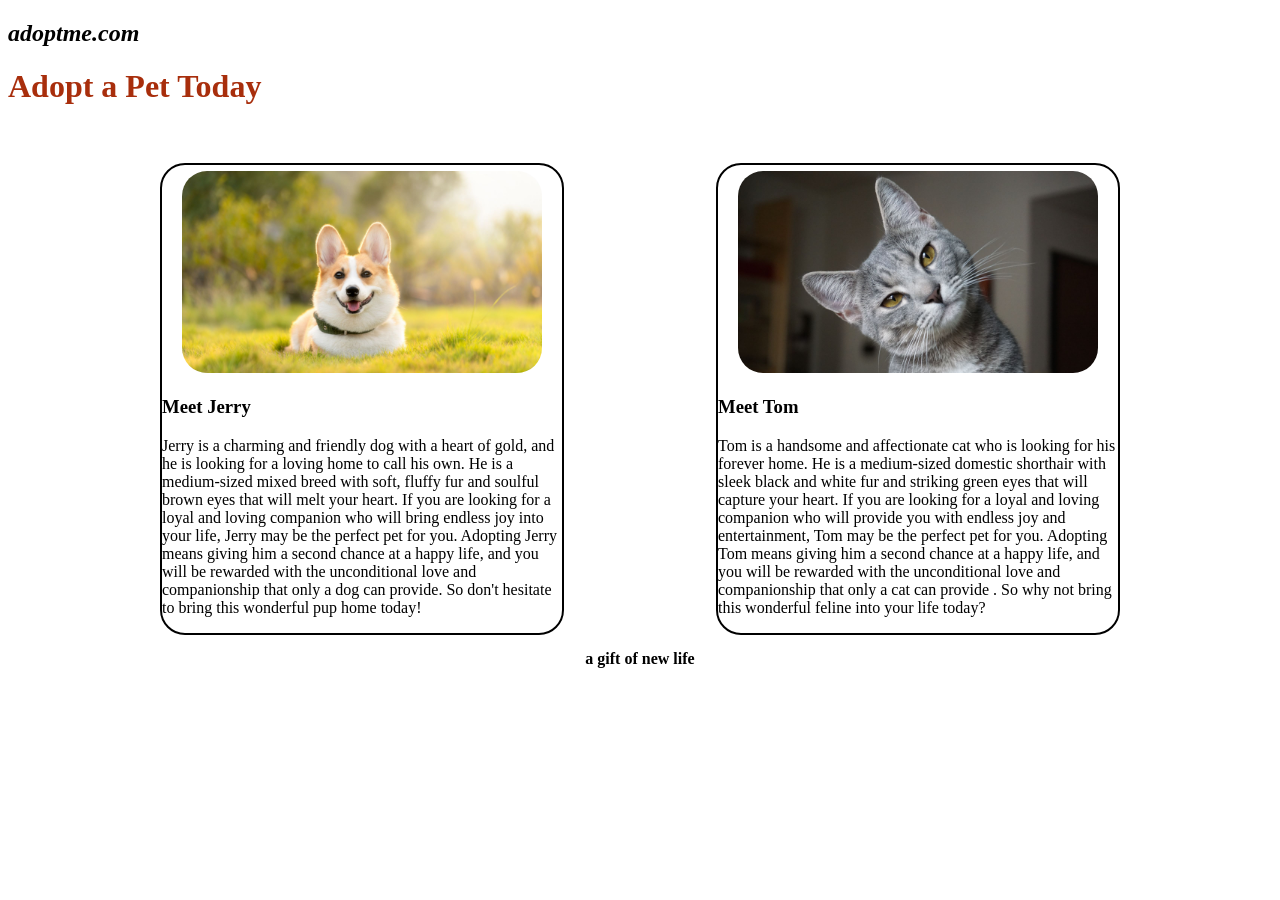
<file: adoptME/index.html>
<!DOCTYPE html>
<html lang="en">
<head>
    <meta charset="UTF-8">
    <meta name="viewport" content="width=device-width, initial-scale=1.0">
    <title> ADOPTION PAGE </title>
    <link rel="stylesheet" href="style.css">
</head>
<body>
    <h2><i>adoptme.com</i></h2>
    <h1>Adopt a <span>Pet</span> Today</h1>
    <br /><br />
    <div id="pets">
      <div class="card">
        <img src="dog.jpg" alt="jerry" />
        <h3>Meet Jerry</h3>
        <p>
          Jerry is a charming and friendly dog with a heart of gold, and he is
          looking for a loving home to call his own. He is a medium-sized mixed
          breed with soft, fluffy fur and soulful brown eyes that will melt your
          heart. If you are looking for a loyal and loving companion who will
          bring endless joy into your life, Jerry may be the perfect pet for
          you. Adopting Jerry means giving him a second chance at a happy life,
          and you will be rewarded with the unconditional love and companionship
          that only a dog can provide. So don't hesitate to bring this wonderful
          pup home today!
        </p>
      </div>
      <div class="card">
        <img src="cat.jpg" alt="tom" />
        <h3>Meet Tom</h3>
        <p>
          Tom is a handsome and affectionate cat who is looking for his forever
          home. He is a medium-sized domestic shorthair with sleek black and
          white fur and striking green eyes that will capture your heart. If you
          are looking for a loyal and loving companion who will provide you with
          endless joy and entertainment, Tom may be the perfect pet for you.
          Adopting Tom means giving him a second chance at a happy life, and you
          will be rewarded with the unconditional love and companionship that
          only a cat can provide . So why not bring this wonderful
          feline into your life today?
        </p>
      </div>
    </div>
    <h4>a gift of new life</h4>
</body>
</html>
</file>
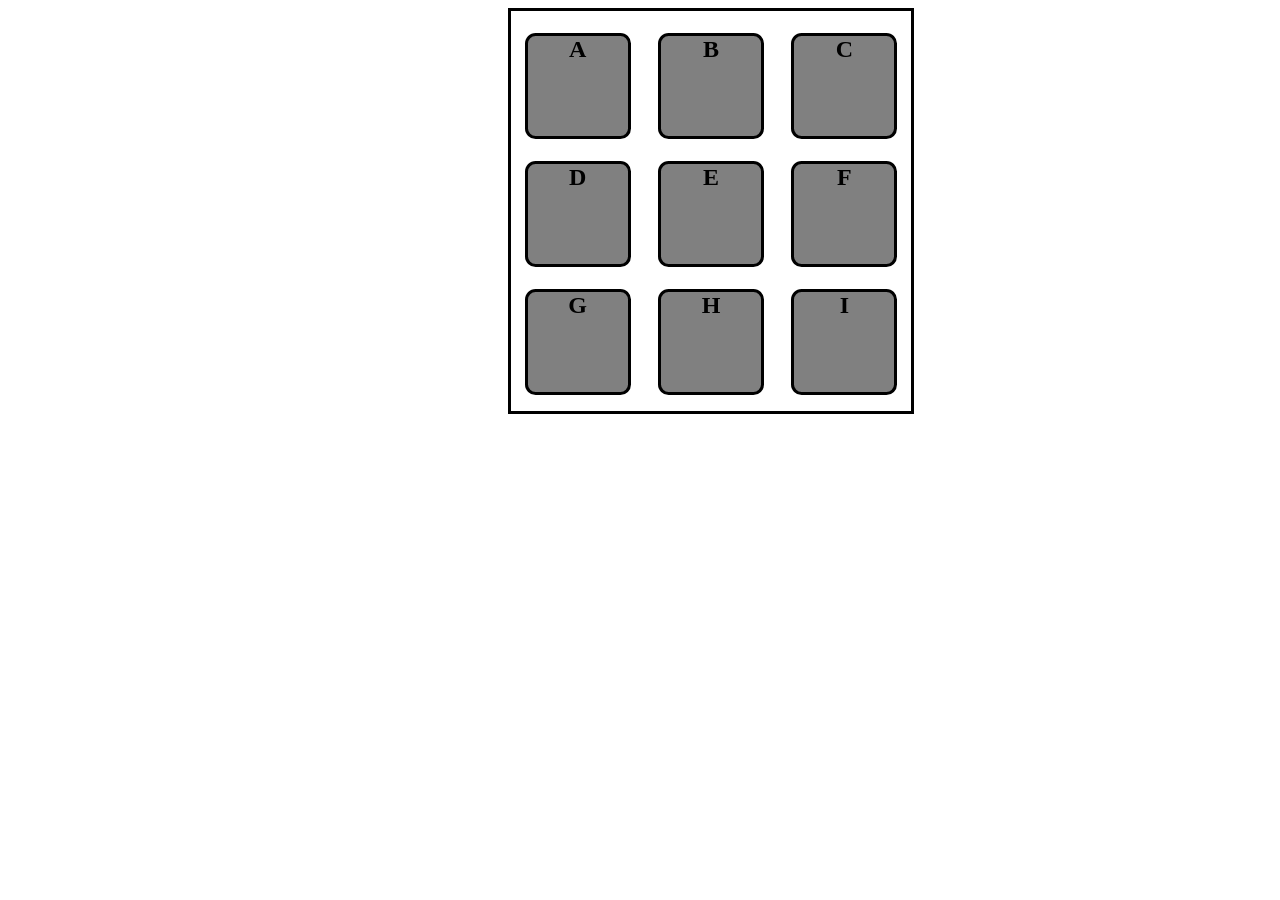
<file: alphabetFlex/index.html>
<!DOCTYPE html>
<html lang="en">
<head>
    <meta charset="UTF-8">
    <meta name="viewport" content="width=device-width, initial-scale=1.0">
    <title>alphaButtons</title>
    <link rel="stylesheet" href="style.css">
</head>
<body>
  <div id="container">
    
    <div class ="box">A</div>
    <div class ="box">B</div>
    <div class ="box">C</div>
    <div class ="box">D</div>
    <div class ="box">E</div>
    <div class ="box">F</div>
    <div class ="box">G</div>
    <div class ="box">H</div>
    <div class ="box">I</div>
    
</div>
</body>
</html>
</file>
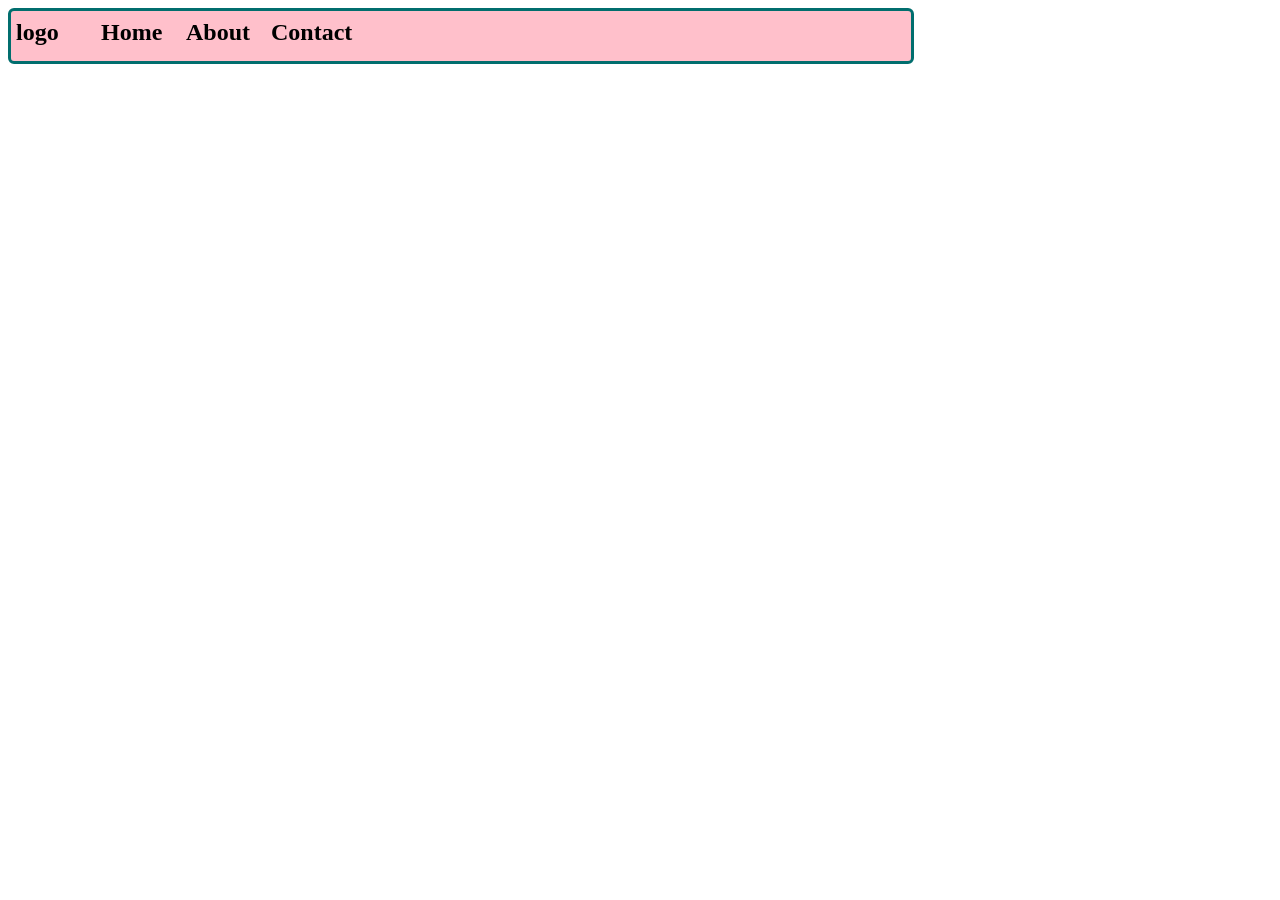
<file: navigationBar/index.html>
<!DOCTYPE html>
<html lang="en">
<head>
    <meta charset="UTF-8">
    <meta name="viewport" content="width=device-width, initial-scale=1.0">
    <title>navigation bar</title>
    <link rel="stylesheet" href="style.css">
</head>
<body>
    <div id="navBar">
    <div class = "title"> logo </div>
    <div class = "title"> Home </div>
    <div class = "title"> About </div>
    <div class = "title"> Contact </div>
    </div>


    
</body>
</html>
</file>
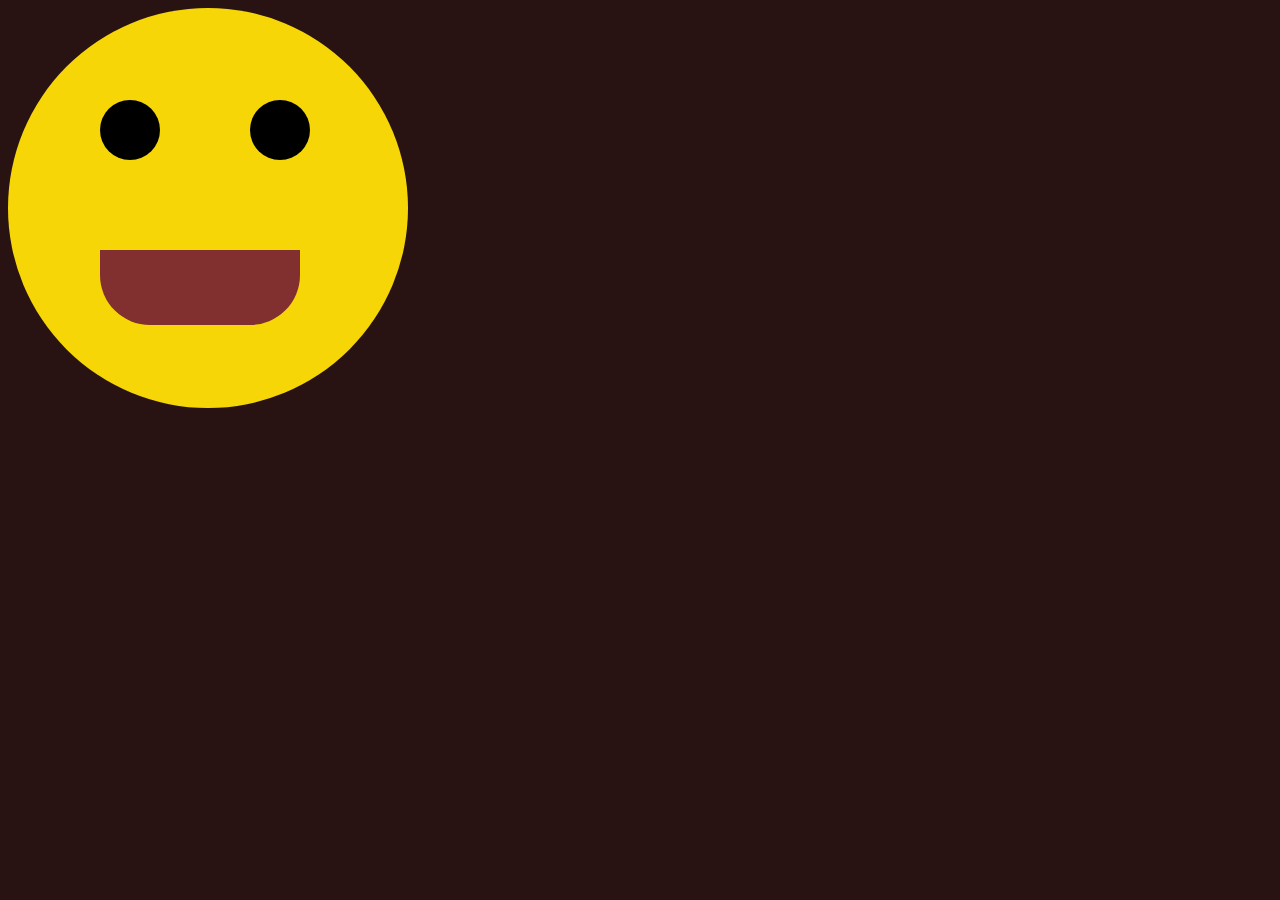
<file: smileyFace/index.html>
<!DOCTYPE html>
<html lang="en">
<head>
    <meta charset="UTF-8">
    <meta name="viewport" content="width=device-width, initial-scale=1.0">
    <title>project1</title>
    <link rel="stylesheet" href="style.css">
</head>
<body>
    
       <div class="face">
               <div class="mouth"></div>
        <div class="eyes">
            <div class="left-eye"></div>
            <div class="right-eye"></div>
        </div>
       </div>
    
    
</body>
</html>
</file>
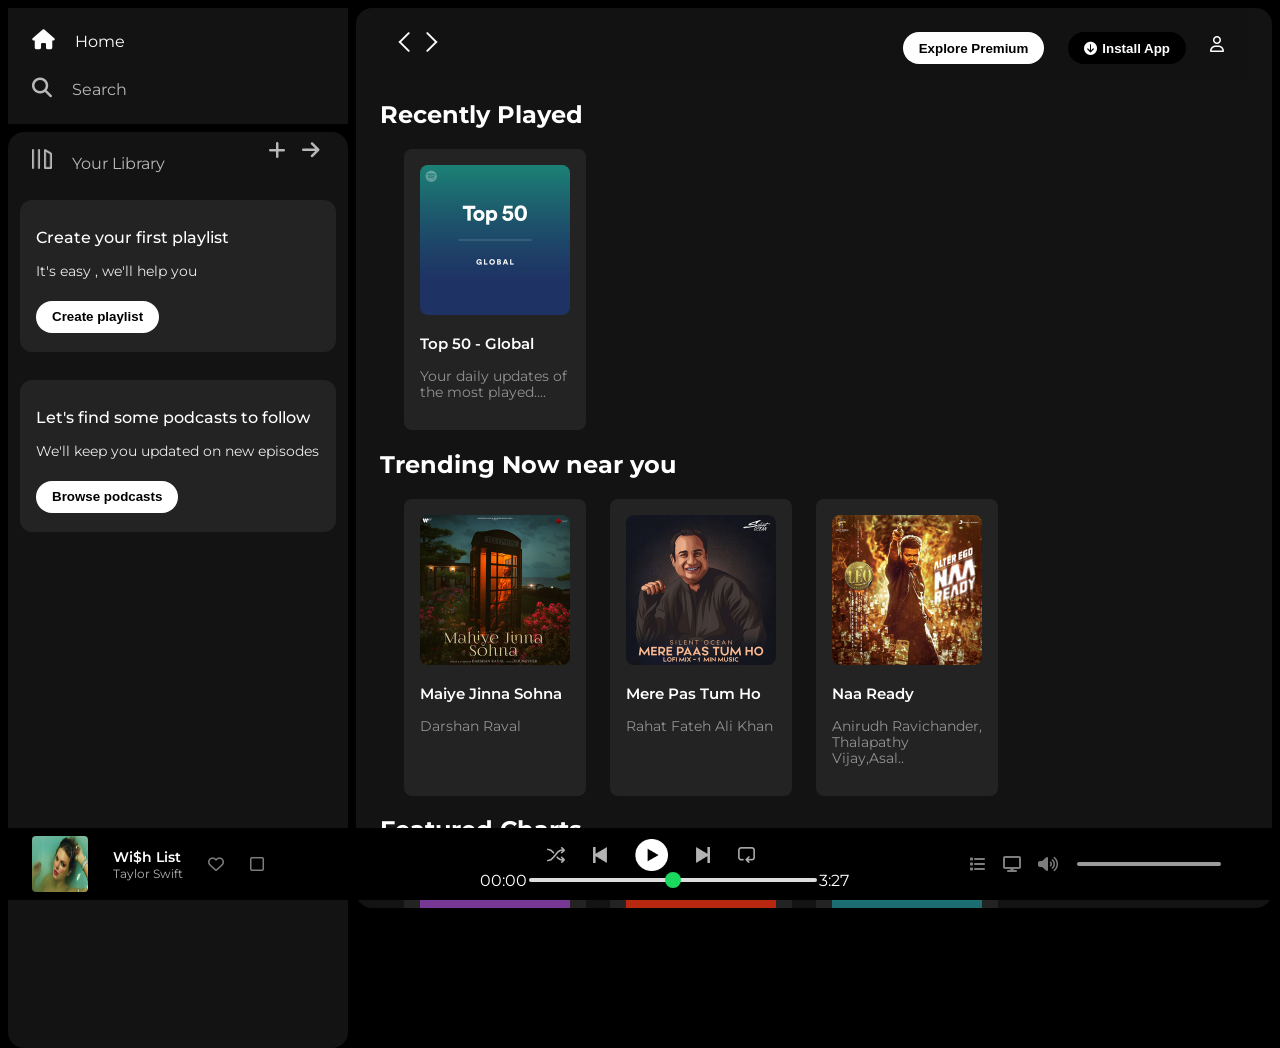
<file: spotify/index.html>
<!doctype html>
<html lang="en">
  <head>
    <meta charset="UTF-8" />
    <meta name="viewport" content="width=device-width, initial-scale=1.0" />
    <title>Spotify - Web Player: Music for everyone</title>
    <link rel="preconnect" href="https://fonts.googleapis.com" />
    <link rel="preconnect" href="https://fonts.gstatic.com" crossorigin />
    <link
      href="https://fonts.googleapis.com/css2?family=Montserrat:ital,wght@0,100..900;1,100..900&display=swap"
      rel="stylesheet"
    />
    <link
      rel="stylesheet"
      href="https://cdnjs.cloudflare.com/ajax/libs/font-awesome/6.4.0/css/all.min.css"
      integrity="sha512-iecdLmaskl7CVkqkXNQ/ZH/XLlvWZOJyj7Yy7tcenmpD1ypASozpmT/E0iPtmFIB46ZmdtAc9eNBvH0H/ZpiBw=="
      crossorigin="anonymous"
      referrerpolicy="no-referrer"
    />
    <link rel="icon" href="./assets/logo.png" />
    <link rel="stylesheet" href="style.css" />
  </head>
  <body>
    <div class="main">
      <div class="sidebar">
        <div class="nav">
          <div class="nav-option" style="opacity: 1">
            <i class="fa-solid fa-house"></i>
            <a href="#">Home</a>
          </div>
          <div class="nav-option">
            <i class="fa-solid fa-magnifying-glass"></i>

            <a href="#">Search</a>
          </div>
        </div>
        <div class="library">
          <div class="options">
            <div class="lib-options nav-option">
              <img src="./assets/library_icon.png" alt="" />
              <a href="#">Your Library</a>
            </div>
            <div class="icons">
              <i class="fa-solid fa-plus"></i>
              <i class="fa-solid fa-arrow-right"></i>
            </div>
          </div>
          <div class="lib-box"></div>
          <div class="box">
            <p class="boxp1">Create your first playlist</p>
            <p class="boxp2">It's easy , we'll help you</p>
            <button class="badge">Create playlist</button>
          </div>
          <div class="box">
            <p class="boxp1">Let's find some podcasts to follow</p>
            <p class="boxp2">We'll keep you updated on new episodes</p>
            <button class="badge">Browse podcasts</button>
          </div>
        </div>
      </div>
      <div class="main-content">
        <div class="sticky-nav">
          <div class="sticky-nav-icons">
            <img src="./assets/backward_icon.png" />
            <img src="./assets/forward_icon.png" class="hide" />
          </div>
          <div class="sticky-nav-options">
            <button class="badge nav-item hide">Explore Premium</button>
            <button class="badge nav-item dark-badge">
              <i
                class="fa-solid fa-circle-arrow-down"
                style="margin-right: 5px"
              ></i
              >Install App
            </button>
            <i class="fa-regular fa-user nav-item"></i>
          </div>
        </div>

        <h2>Recently Played</h2>
        <div class="card-container">
          <div class="card">
            <img src="./assets/card1img.jpeg" class="card-img" />
            <p class="card-title">Top 50 - Global</p>
            <p class="card-info">Your daily updates of the most played....</p>
          </div>
        </div>

        <h2>Trending Now near you</h2>
        <div class="card-container">
          <div class="card">
            <img src="./assets/card2img.jpeg" class="card-img" />
            <p class="card-title">Maiye Jinna Sohna</p>
            <p class="card-info">Darshan Raval</p>
          </div>

          <div class="card">
            <img src="./assets/card3img.jpeg" class="card-img" />
            <p class="card-title">Mere Pas Tum Ho</p>
            <p class="card-info">Rahat Fateh Ali Khan</p>
          </div>

          <div class="card">
            <img src="./assets/card4img.jpeg" class="card-img" />
            <p class="card-title">Naa Ready</p>
            <p class="card-info">Anirudh Ravichander, Thalapathy Vijay,Asal..</p>
          </div>
        </div>

        <h2>Featured Charts</h2>
        <div class="card-container">
          <div class="card">
            <img src="./assets/card5img.jpeg" class="card-img" />
            <p class="card-title">Top Songs - Global</p>
            <p class="card-info">Your weekly updates of the most played....</p>
          </div>
       

                
          <div class="card">
            <img src="./assets/card6img.jpeg" class="card-img" />
            <p class="card-title">Top Songs - India</p>
            <p class="card-info">Your weekly updates of the most played....</p>
          </div>
        

             
          <div class="card">
            <img src="./assets/card1img.jpeg" class="card-img" />
            <p class="card-title">Top 50 - Global</p>
            <p class="card-info">Your daily updates of the most played....</p>
          </div>
        </div>

         <div class="footer">
          <div class="line"></div>
         </div>

        
      </div>
      <div class="music-player">
        <div class="album">
    <img src="./assets/album.jpg" class="album-img">

    <div class="album-info">
        <p class="song">Wi$h List</p>
        <p class="singer">Taylor Swift</p>
    </div>

    <i class="fa-regular fa-heart"></i>
    <i class="fa-regular fa-square"></i>
</div>

        <div class="player">
          <div class="player-control">
            <img src="assets/player_icon1.png" class="player-control-icon">
             <img src="assets/player_icon2.png" class="player-control-icon">
              <img src="assets/player_icon3.png" class="player-control-icon" style="opacity: 1; height: 2rem;">
               <img src="assets/player_icon4.png" class="player-control-icon">
                <img src="assets/player_icon5.png" class="player-control-icon">
          </div>
          <div class="playback-bar">
            <span class="curr-time">00:00</span>
            <input type="range" min="0" max="100" class="progress-bar" step="1">
             <span class="tot-time">3:27</span>

          </div>
        </div>
        <div class="controls">
          <i class="fa-solid fa-list"></i>
          <i class="fa-solid fa-display"></i>
          <i class="fa-solid fa-volume-high"></i>
          <input type="range" min="0" max="100" class="range-progress-bar">


        </div>
      </div>
    </div>
  </body>
</html>
</file>
<file: adoptME/style.css>
h1{
    color: rgb(168, 46, 12);
}

.card{
    width: 400px;
   border: 2px solid black;
   border-radius: 25px;
   
  
}

img{
     width:90%;
    border-radius: 25px;
    margin-left: 20px;
    margin-top: 6px;
}
h4{
    text-align: center;
    margin-top: 15px;
}
#pets{
    display: flex;
    justify-content: space-evenly;
}

@media(max-width: 375px){
    #pets {
        flex-wrap:wrap ;
    }
}
</file>
<file: alphabetFlex/style.css>
#container{
    height: 400px;
    width: 400px;
    justify-content: center;
    display: flex;
    justify-content: flex-start;
    flex-wrap: wrap;
    align-items: flex-start;
    align-content:space-evenly;
    border: solid black;
    justify-content:space-around ;
    margin-left: 500px;
    margin-top: 5px;
   }
.box{
    height: 100px;
    width: 100px;
    border: solid black;
    text-align: center;
    font-family:Georgia, 'Times New Roman', Times, serif;
    font-size:x-large;
    font-weight: bolder;
    background-color: grey;
    border-radius: 10%;
    margin-top: 6px;
}
</file>
<file: navigationBar/style.css>
#navBar{
    height: 50px;
    width: 900px;
    background-color: pink;
    border-radius: 6px;
    border: solid;
    border-color:  rgb(1, 110, 110);
    display: flex;
    justify-content:flex-start;
    align-content:center;
}

.title{
    height: 50px;
    width: 80px;
    border-radius: 10px;
    margin-left: 5px;
    margin-top: 8px;
    justify-content: center;
    font-family: Cambria, Cochin, Georgia, Times, 'Times New Roman', serif;
    font-size: 24px;
    font-weight: bold;
}
</file>
<file: smileyFace/style.css>
body{
    background-color: rgb(40, 18, 18);
}
    

.face{
    width: 400px;
    height: 400px;
    background-color: rgb(246, 214, 6);
    border-radius: 50%;
}      

.mouth{
    width: 200px;
    height: 75px;
    background-color: rgb(130, 47, 47);
    border-radius: 0 0 50px 50px;
    position: absolute;
    top: 250px;
    left: 100px;
}

.left-eye,.right-eye{
    width: 60px;
    height: 60px;
    border-radius: 50%;
    background-color: black;
    display: inline-block;
    position: absolute;
    top: 100px;
    left:100px;
} 
.right-eye{
    left:250px;
}
</file>
<file: spotify/style.css>
body {
  font-family: "Montserrat", sans-serif;
  margin: 0;
  background-color: black;
  color: white;
  overflow: hidden;
}
.main{
    display: flex;
    height: 100vh;
    padding: 0.5rem;
}

.sidebar {
    background-color:black;
    width: 340px;
    border-radius: 1rem;   /*16 px*/
    margin-right: 0.5rem;
}
.main-content{
    background-color:#131314;
  flex: 1;
  border-radius: 1rem;
  overflow: auto;
  padding: 0 1.5rem 0 1.5rem;

}
.music-player{
    background-color:black;
    position: fixed;
    bottom: 0px;
    width: 100%;
    height: 72px;
}
.nav{
    background-color: #131314;
    display: flex;
    flex-direction: column;
    justify-content: center;
    height: 100px;
    padding: 0.5rem 0.75rem;

}
a{
    text-decoration: none;
    color: white;
    border-radius: 1rem;
    margin-left: 1rem;
}

.nav-option{
    line-height: 2rem;
    opacity: 0.7;
    padding: 0.5rem 0.75rem;
}

.nav-option:hover{
    
    opacity: 1;
}


.nav-option i{
    font-size: 1.25rem;
}
.nav-option a{
    font-size: 1rem;
}

.library{
    background-color: #131314;
     border-radius: 1rem;
     height: 100%;
     margin-top: 0.5rem;
       padding: 0.5rem 0.75rem;
}

.options{
    display: flex;
    justify-content: space-between;
}

.lib-options img{
    height: 1.25rem;
    width: 1.25rem;
}

.icons{
    font-size: 1.25rem;
    display: flex;
}
.icons i{
    opacity: 0.7;
    margin-right: 1rem;
}

.icons i:hover{
    opacity: 1;
}

.box{
    background-color: #232323;
    height: 8rem;
    border-radius: 0.75rem;
    margin: 0.75rem 0  1.75rem 0;
    padding: 0.75rem 1rem;
}
.boxp1{
    font-size: 1rem;
    font-weight: 500;
}
.boxp2{
    font-size: 0.85rem;
    opacity: 0.9;
}

.badge{
    background-color: white;
    border: none;
    border-radius: 100px;
    padding: 0.25rem 1rem;
    font-weight: 700;
    margin-top: 0.5rem;
    height: 2rem;
    width: fit-content;
}

.dark-badge{
    background-color: black;
    color: white;
   
}

.sticky-nav{
    position: sticky;
    top: 0;
    background-color: #121212;
    display: flex;
    justify-content: space-between;
    align-items: center;
    padding: 1rem 0 1rem 0;
    z-index: 10;
}

.sticky-nav-icons {
    margin-left: 0.75rem;
   }

.sticky-nav-options{
    display: flex;
    justify-content: center;
    align-items: center;
}

.nav-item{
    margin-right: 1.5rem;
}

@media (max-width : 1000px){
    .hide{
    display: none;
    }
}

.card {
    background-color:#232323 ;
    width: 150px;
    border-radius: 0.5rem;
    padding: 1rem;
    margin-left: 1.5rem;
}

.card-container{
    display: flex;

}

.card-img{
    width: 100%;
     border-radius: 0.5rem;
}

.card-title{
    font-size:0.95rem ;
    font-weight: 600;
}

.card-info{
    font-size: 0.85rem;
    opacity: 0.5;
}

.footer{
    height: 300px;
    display: flex;
    justify-content: center;
    align-items: center;
}

.line{
    width: 90%;
    height: 50%;
    border-top: 1px solid white;
    opacity:0.4;
}

.music-player{
    display: flex;
    justify-content: space-between;
    align-items: center;
}
.album{
    width:25%
}

.player{
    width: 50%;
}

.controls{
    width: 30%;
}

.player-control{
    display: flex;
    justify-content: center;
    align-items: center;
   
}
.player-control-icon{
    height: 1rem;
     margin-right: 1.75rem;
     opacity: 0.7;
}

.player-control-icon:hover{
    opacity: 1;
}

.playback-bar{
    display: flex;
    justify-content: center;
    align-items: center;
}

.progress-bar{
    width: 50%;
    appearance: none;
    background-color: transparent;
    cursor: pointer;
}

.progress-bar::-webkit-slider-runnable-track{
    background-color: #ddd;
    border-radius: 100px;
    height: 0.2rem ;
}

.progress-bar::-webkit-slider-thumb{
    appearance: none;
    height: 1rem;
    width: 1rem;
    background-color: #1bd760;
    border-radius: 50%;
    margin-top: -6px;
}

.album{
    width: 30%;
    display: flex;
    align-items: center;
    gap: 0.8rem;
    padding-left: 1rem;
    margin-left: 0.5rem;
}

.album-img{
    width: 56px;
    height: 56px;
    border-radius: 4px;
}

.album-info{
    display: flex;
    flex-direction: column;
    margin-left: 0.75rem;
}

.song{
    margin: 0;
    font-size: 0.9rem;
    font-weight: 600;
}

.singer{
    margin: 0;
    font-size: 0.75rem;
    color: #b3b3b3;
}

.album i{
    color: #b3b3b3;
    cursor: pointer;
    font-size: 1rem;
    margin-left: 0.8rem;
}
.album i,
.controls i,
.player-control-icon{
    opacity: 0.7;
}

.album i:hover,
.controls i:hover,
.player-control-icon:hover{
    opacity: 1;
}

.album i:hover{
    color: white;
}

.controls{
    opacity: 0.7;
    font-weight: 400;
    width: 25%;
    display: flex;
    justify-content:space-evenly;
    align-items:center;
    margin-right: 3rem;
}

.range-progress-bar{
        width: 50%;
    appearance: none;
    background-color: transparent;
    cursor: pointer;

}
.range-progress-bar::-webkit-slider-runnable-track{
    background-color: #ddd;
    border-radius: 100px;
    height: 0.2rem ;
}
.range-progress-bar::-webkit-slider-thumb{
    appearance: none;
   
}
</file>
